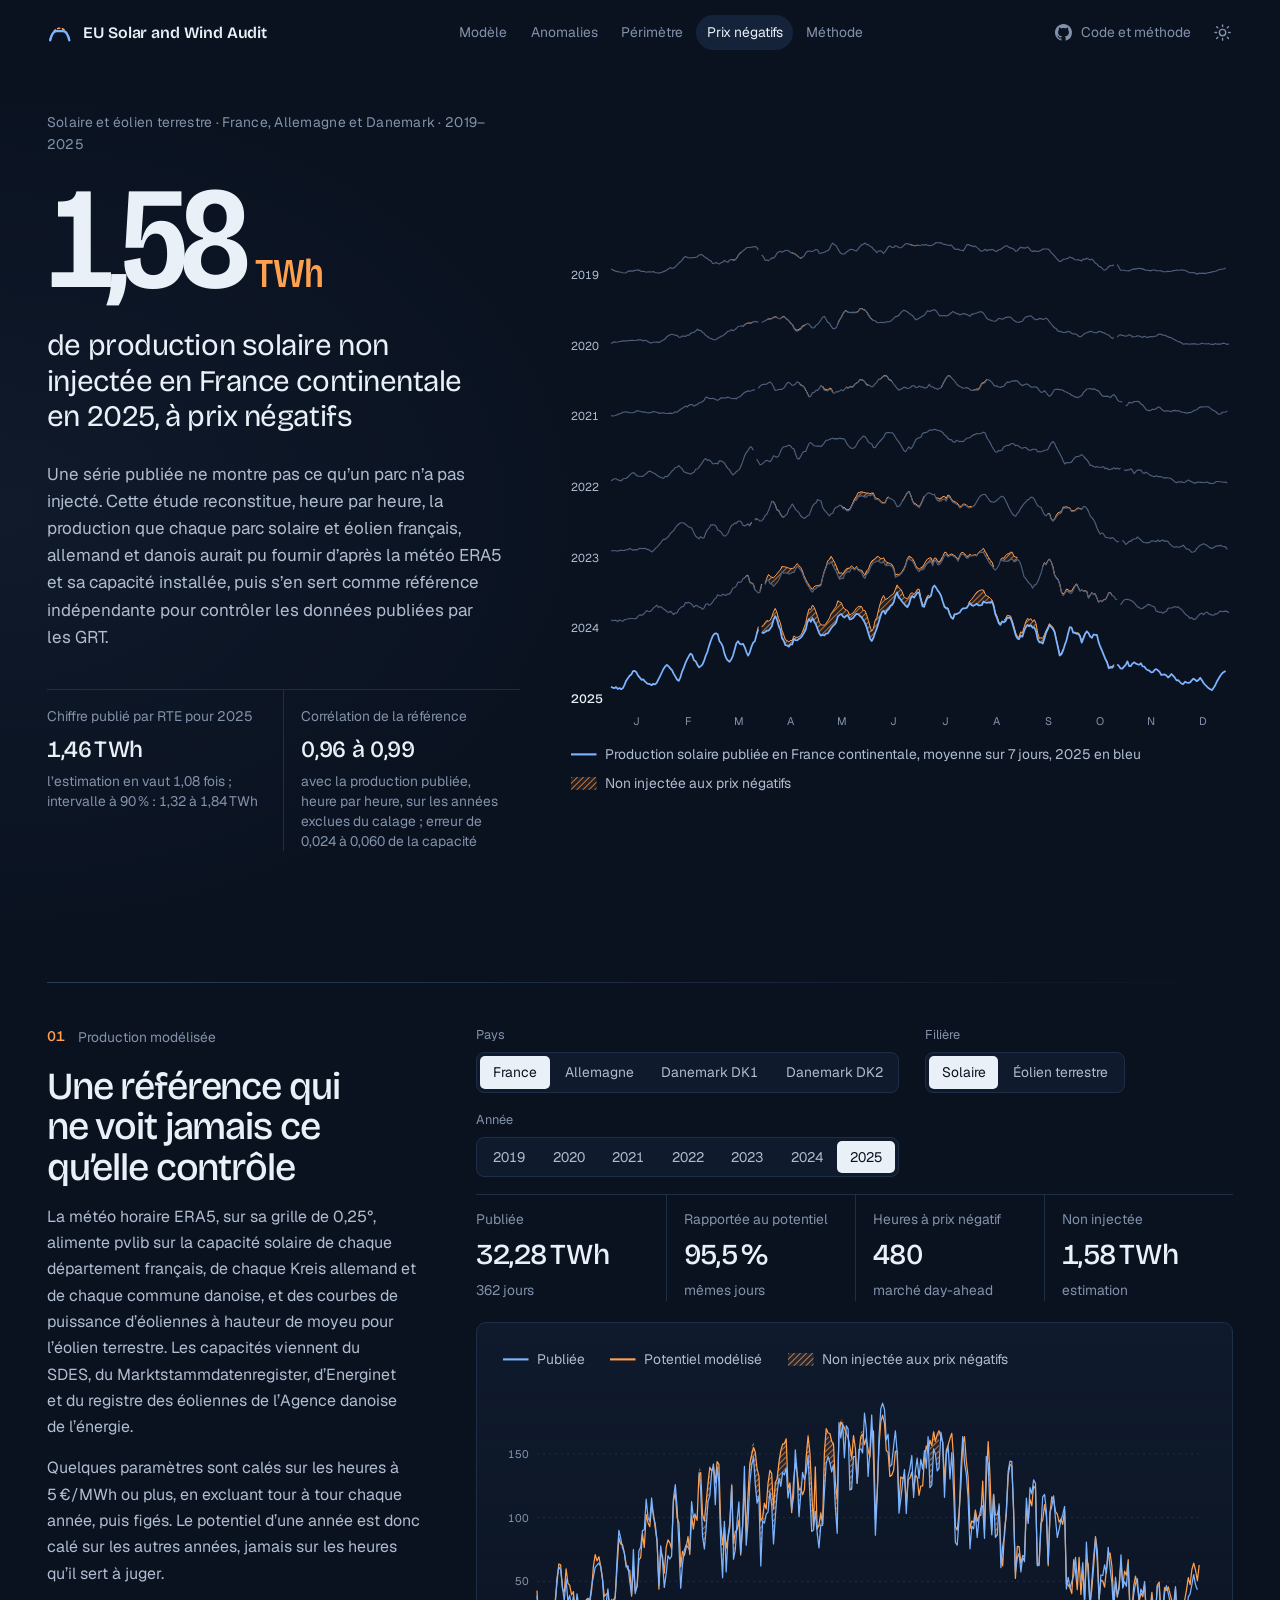
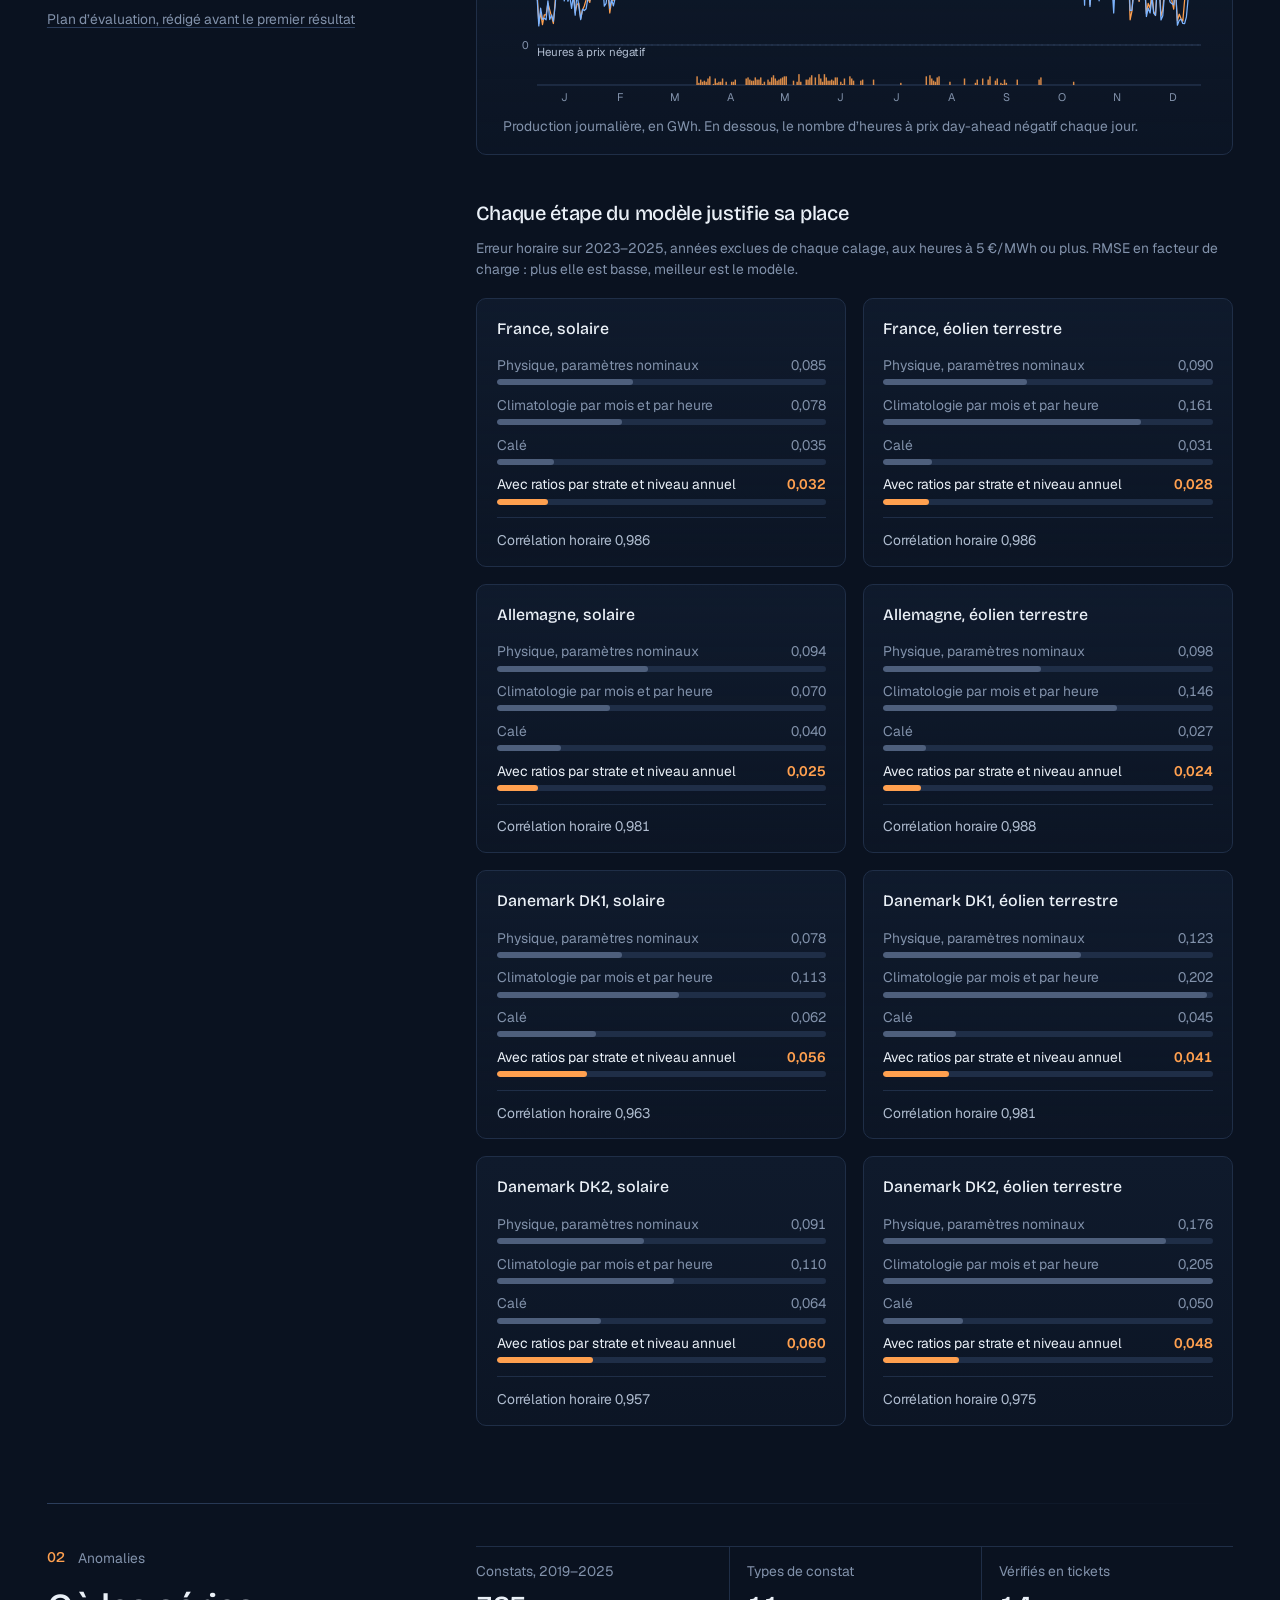
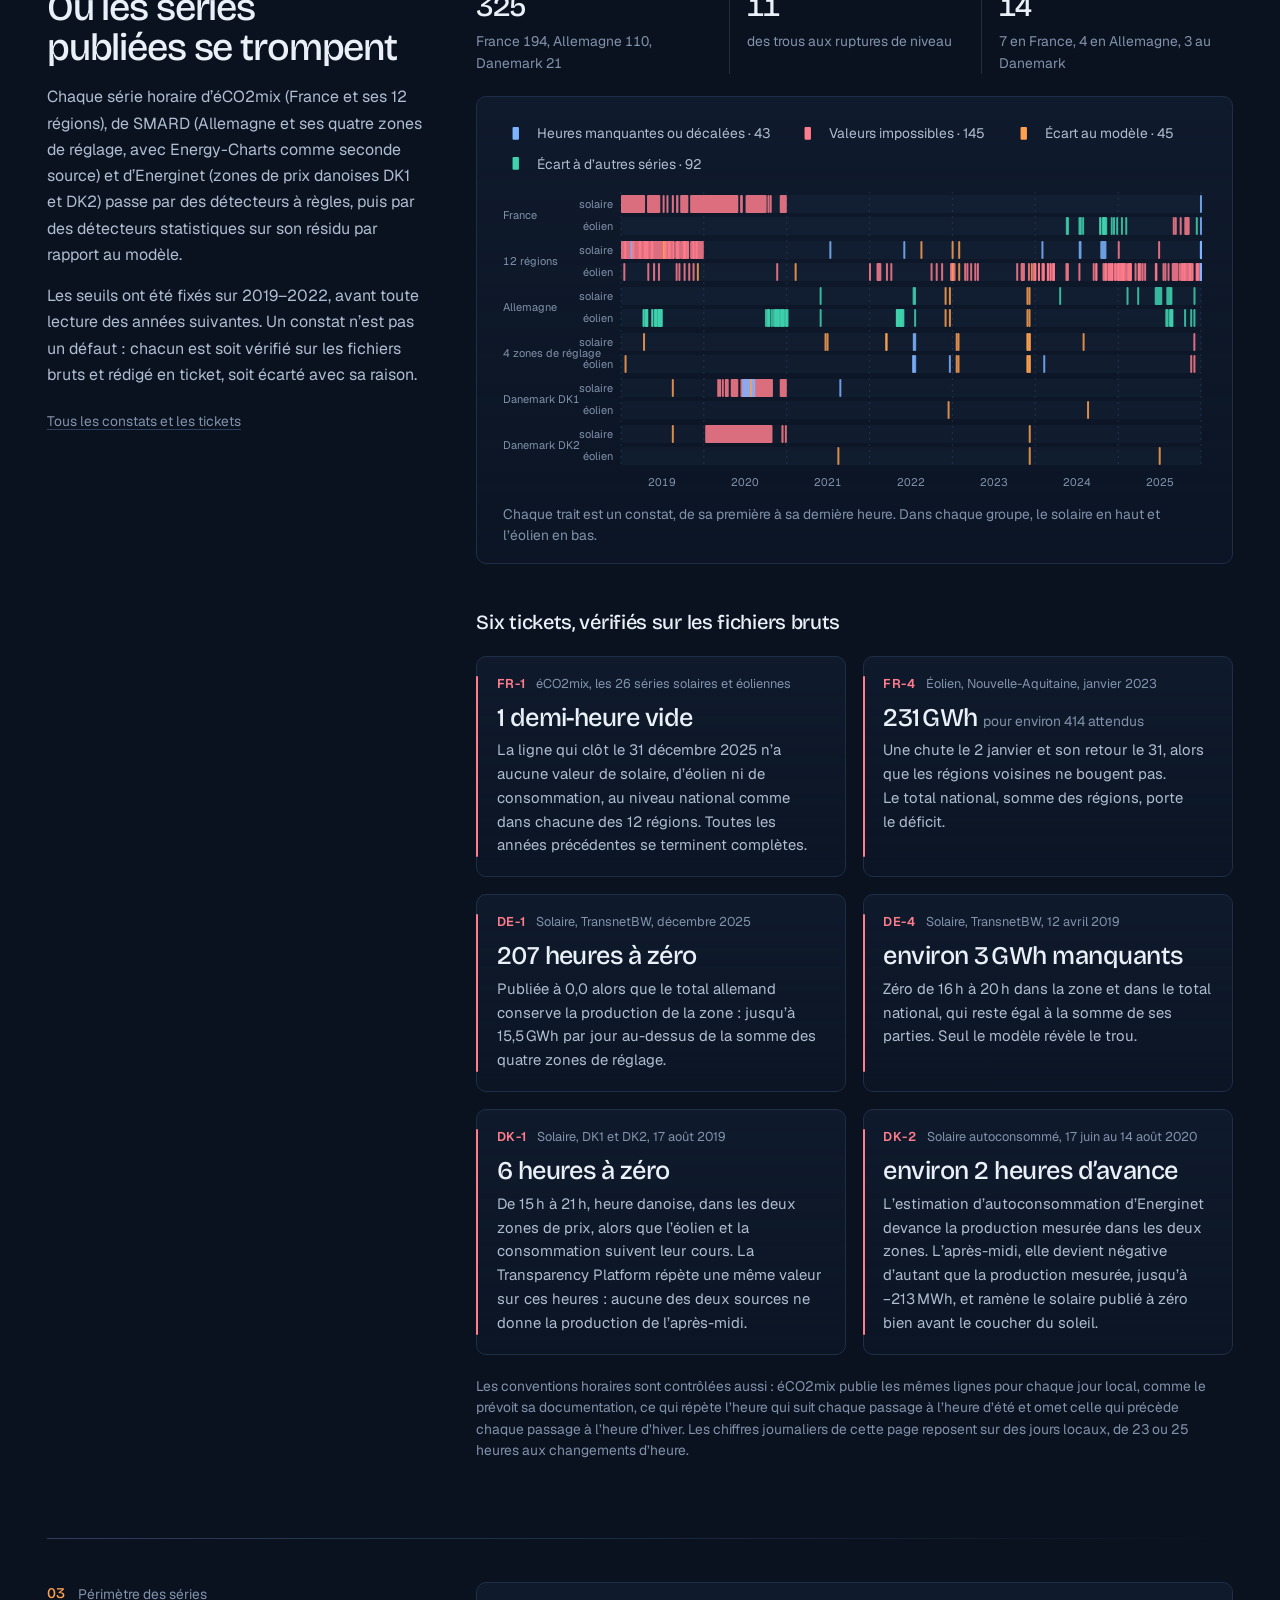
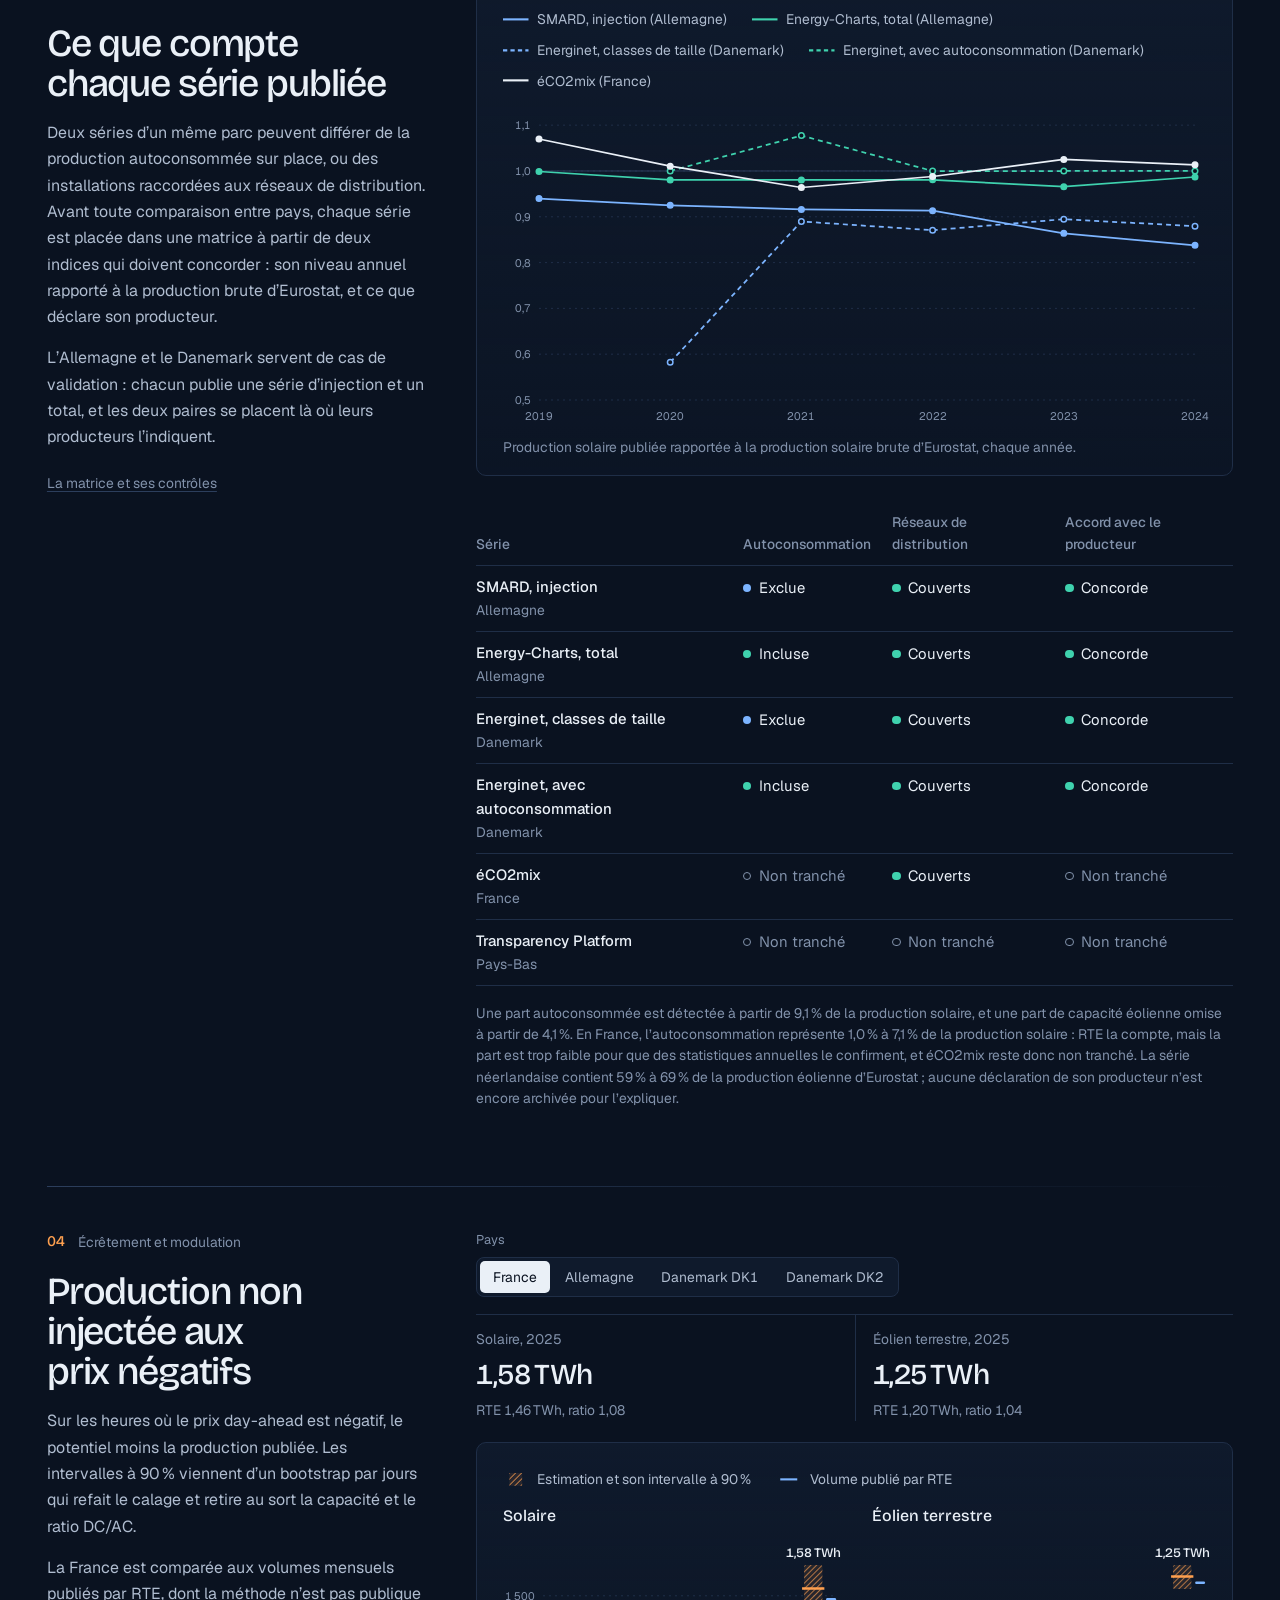
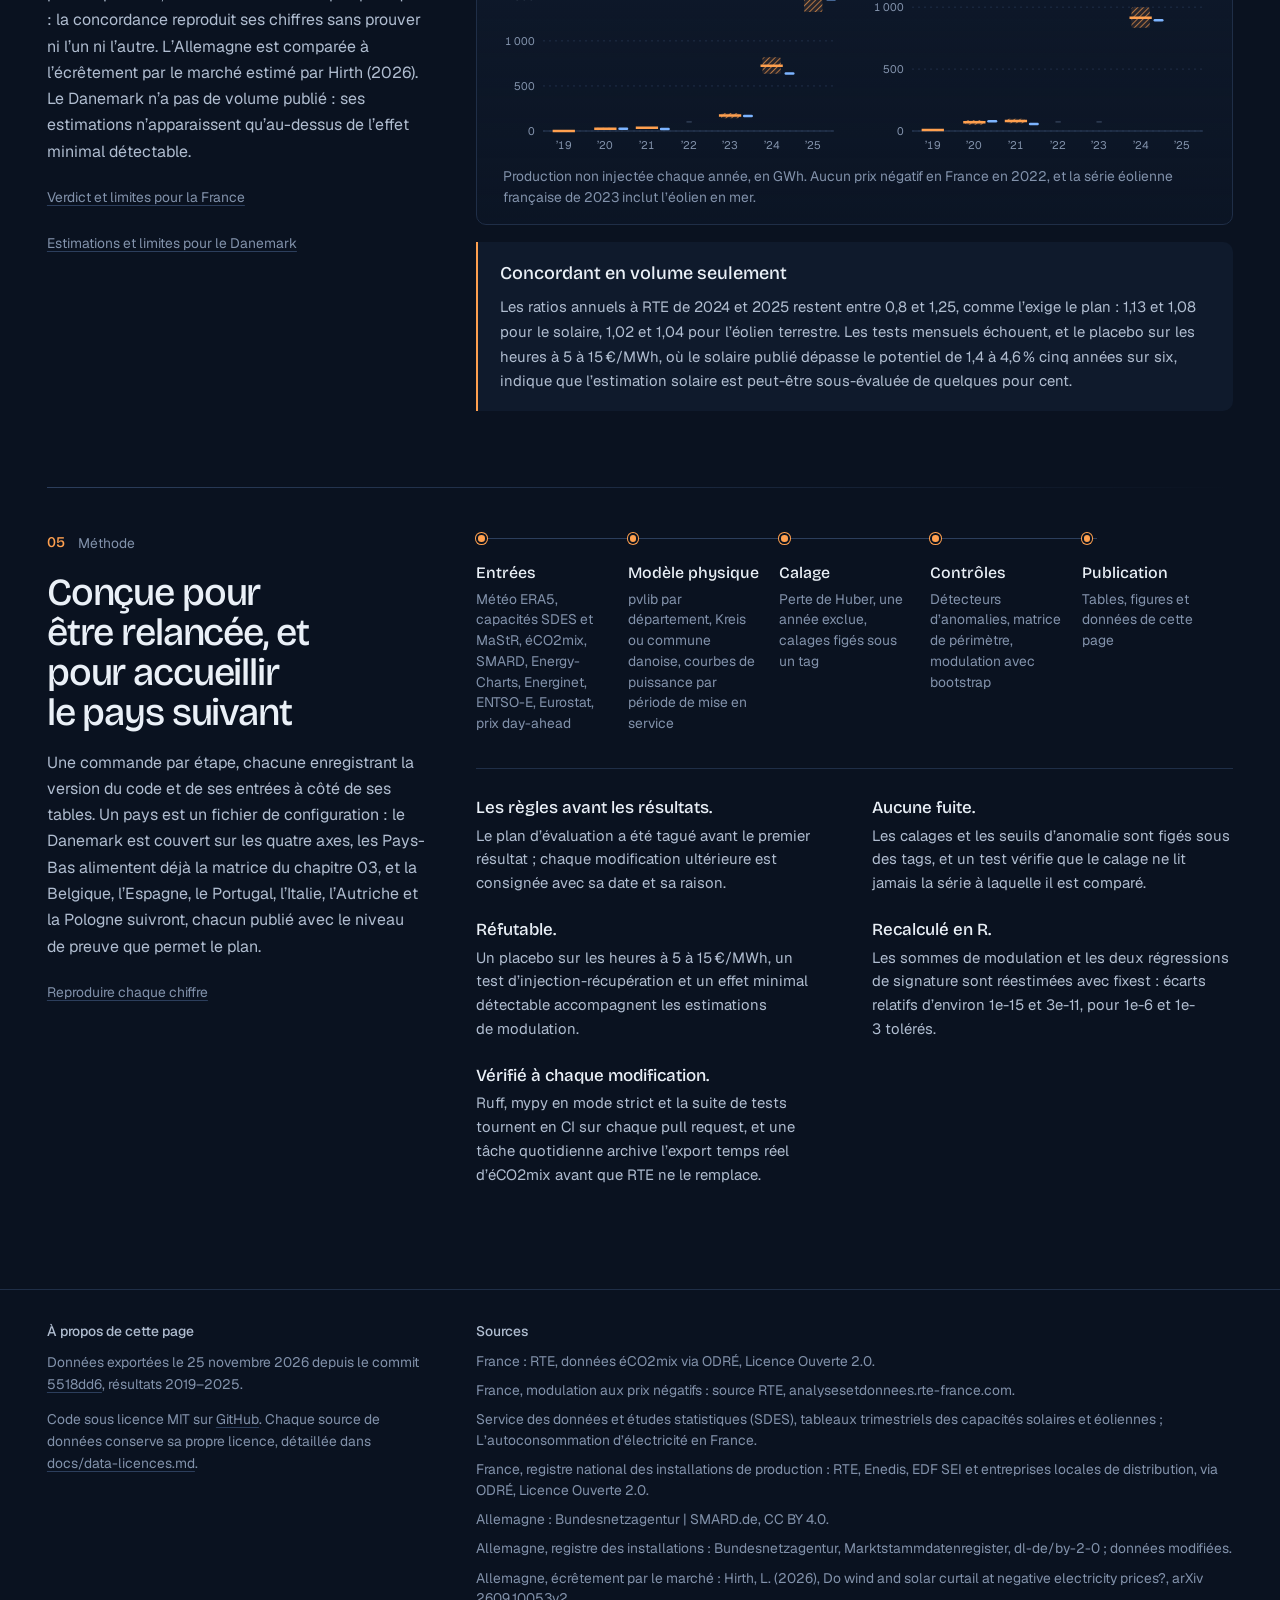
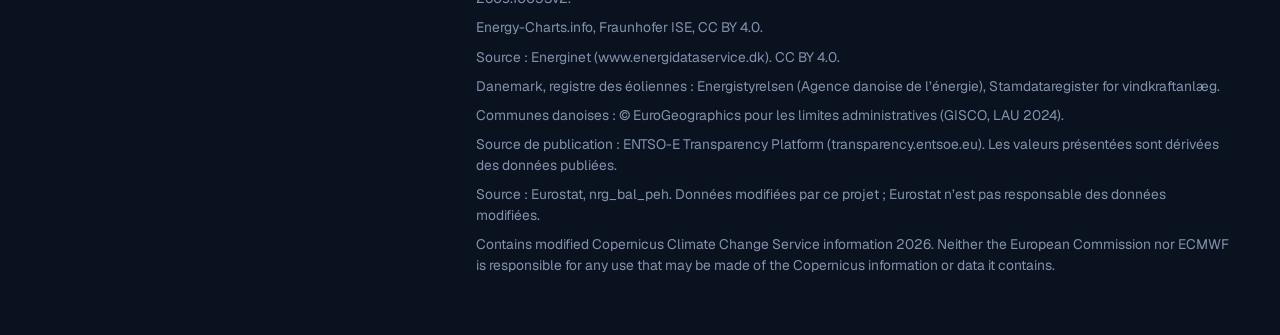
<file: site/index.html>
<!doctype html>
<html lang="fr">
<head>
  <meta charset="utf-8">
  <meta name="viewport" content="width=device-width, initial-scale=1, viewport-fit=cover">
  <title>EU Solar and Wind Audit · séries solaires et éoliennes publiées, contrôlées par un modèle météo</title>
  <meta name="description" content="Une référence horaire, construite à partir de la météo, pour la production solaire et éolienne en France, en Allemagne et au Danemark de 2019 à 2025, qui sert à contrôler les séries publiées : qualité du modèle, anomalies, périmètre des séries et production non injectée aux prix négatifs.">
  <meta name="theme-color" content="#0a1220">
  <script>
    // Applied before the first paint so a reader who chose daylight never sees the night.
    try {
      if (localStorage.getItem("theme") === "light") {
        document.documentElement.dataset.theme = "light";
        document.querySelector('meta[name="theme-color"]').content = "#f6f7f9";
      }
    } catch {}
  </script>
  <link rel="preload" href="fonts/bricolage-grotesque.woff2" as="font" type="font/woff2" crossorigin>
  <link rel="preload" href="fonts/geist.woff2" as="font" type="font/woff2" crossorigin>
  <link rel="stylesheet" href="style.css">
  <script type="module" src="js/main.js"></script>
</head>
<body>
  <!-- Shared by the charts and the legend keys; its colours come from the stylesheet. -->
  <svg width="0" height="0" aria-hidden="true" style="position: absolute">
    <defs>
      <pattern id="hatch" width="4" height="4" patternUnits="userSpaceOnUse" patternTransform="rotate(45)">
        <rect width="4" height="4"/>
        <line x1="0" y1="0" x2="0" y2="4"/>
      </pattern>
    </defs>
  </svg>

  <header class="masthead" id="masthead">
    <div class="masthead-inner">
      <a class="brand" href="#top">
        <svg class="brand-mark" viewBox="0 0 24 24" aria-hidden="true">
          <path class="model" d="M3 19C6 4 18 4 21 19"/>
          <path class="published" d="M3 19c1.5-6 3.5-8.5 6-8.5h6c2.5 0 4.5 2.5 6 8.5"/>
        </svg>
        <span>EU Solar and Wind Audit</span>
      </a>
      <nav aria-label="Chapitres">
        <ul>
          <li><a href="#model">Modèle</a></li>
          <li><a href="#anomalies">Anomalies</a></li>
          <li><a href="#content">Périmètre</a></li>
          <li><a href="#modulation">Prix négatifs</a></li>
          <li><a href="#method">Méthode</a></li>
        </ul>
      </nav>
      <div class="masthead-tools">
        <a class="repo-link" href="https://github.com/zkyasin/eu-solar-wind-audit">
          <svg viewBox="0 0 16 16" aria-hidden="true"><path d="M8 0C3.58 0 0 3.58 0 8c0 3.54 2.29 6.53 5.47 7.59.4.07.55-.17.55-.38 0-.19-.01-.82-.01-1.49-2.01.37-2.53-.49-2.69-.94-.09-.23-.48-.94-.82-1.13-.28-.15-.68-.52-.01-.53.63-.01 1.08.58 1.23.82.72 1.21 1.87.87 2.33.66.07-.52.28-.87.51-1.07-1.78-.2-3.64-.89-3.64-3.95 0-.87.31-1.59.82-2.15-.08-.2-.36-1.02.08-2.12 0 0 .67-.21 2.2.82.64-.18 1.32-.27 2-.27s1.36.09 2 .27c1.53-1.04 2.2-.82 2.2-.82.44 1.1.16 1.92.08 2.12.51.56.82 1.27.82 2.15 0 3.07-1.87 3.75-3.65 3.95.29.25.54.73.54 1.48 0 1.07-.01 1.93-.01 2.2 0 .21.15.46.55.38A8.01 8.01 0 0 0 16 8c0-4.42-3.58-8-8-8Z"/></svg>
          <span>Code et méthode</span>
        </a>
        <button type="button" class="theme-toggle" id="theme-toggle" aria-label="Passer au thème clair">
          <svg class="sun" viewBox="0 0 24 24" aria-hidden="true"><circle cx="12" cy="12" r="4"/><path d="M12 2.5v2M12 19.5v2M4.6 4.6 6 6M18 18l1.4 1.4M2.5 12h2M19.5 12h2M4.6 19.4 6 18M18 6l1.4-1.4"/></svg>
          <svg class="moon" viewBox="0 0 24 24" aria-hidden="true"><path d="M20 14.5A8 8 0 0 1 9.5 4a8 8 0 1 0 10.5 10.5Z"/></svg>
        </button>
      </div>
    </div>
  </header>

  <main id="top">
    <section class="hero" aria-labelledby="headline">
      <div>
        <p class="kicker">Solaire et éolien terrestre · France, Allemagne et Danemark · 2019–2025</p>
        <h1 id="headline">
          <span class="headline-figure"><span class="figure" id="hero-figure">1,58</span><span class="unit">TWh</span></span>
          <span class="headline-period">de production solaire non injectée en France continentale en 2025, à prix négatifs</span>
        </h1>
        <p class="lead">Une série publiée ne montre pas ce qu’un parc n’a pas injecté. Cette étude reconstitue, heure par heure, la production que chaque parc solaire et éolien français, allemand et danois aurait pu fournir d’après la météo ERA5 et sa capacité installée, puis s’en sert comme référence indépendante pour contrôler les données publiées par les GRT.</p>
        <dl class="facts">
          <div>
            <dt>Chiffre publié par RTE pour 2025</dt>
            <dd><span id="hero-reference">1,46&#8239;TWh</span><small id="hero-reference-note"></small></dd>
          </div>
          <div>
            <dt>Corrélation de la référence</dt>
            <dd><span id="hero-correlation">0,98 à 0,99</span><small id="hero-correlation-note"></small></dd>
          </div>
        </dl>
      </div>
      <figure class="ridges">
        <div class="plot" id="ridges-plot"></div>
        <figcaption>
          <ul class="legend">
            <li><svg class="key" viewBox="0 0 24 12" aria-hidden="true"><line class="published" x1="0" y1="6" x2="24" y2="6"/></svg>Production solaire publiée en France continentale, moyenne sur 7 jours, 2025 en bleu</li>
            <li><svg class="key" viewBox="0 0 24 12" aria-hidden="true"><rect class="held" x="0" y="0" width="24" height="12"/></svg>Non injectée aux prix négatifs</li>
          </ul>
        </figcaption>
      </figure>
    </section>

    <section class="chapter" id="model" aria-labelledby="model-title">
      <div class="chapter-head">
        <p class="chapter-number">01 <span>Production modélisée</span></p>
        <h2 id="model-title">Une référence qui ne voit jamais ce qu’elle contrôle</h2>
        <p class="intro">La météo horaire ERA5, sur sa grille de 0,25°, alimente pvlib sur la capacité solaire de chaque département français, de chaque Kreis allemand et de chaque commune danoise, et des courbes de puissance d’éoliennes à hauteur de moyeu pour l’éolien terrestre. Les capacités viennent du SDES, du Marktstammdatenregister, d’Energinet et du registre des éoliennes de l’Agence danoise de l’énergie.</p>
        <p class="intro">Quelques paramètres sont calés sur les heures à 5&#8239;€/MWh ou plus, en excluant tour à tour chaque année, puis figés. Le potentiel d’une année est donc calé sur les autres années, jamais sur les heures qu’il sert à juger.</p>
        <a class="more" href="https://github.com/zkyasin/eu-solar-wind-audit/blob/main/docs/evaluation-plan.md">Plan d’évaluation, rédigé avant le premier résultat</a>
      </div>
      <div class="chapter-body">
        <div class="controls" id="model-controls">
          <fieldset class="choice">
            <legend>Pays</legend>
            <div class="options" data-name="country"></div>
          </fieldset>
          <fieldset class="choice">
            <legend>Filière</legend>
            <div class="options" data-name="technology"></div>
          </fieldset>
          <fieldset class="choice">
            <legend>Année</legend>
            <div class="options" data-name="year"></div>
          </fieldset>
        </div>
        <dl class="readout" id="model-readout"></dl>
        <figure class="chart">
          <ul class="legend">
            <li><svg class="key" viewBox="0 0 24 12" aria-hidden="true"><line class="published" x1="0" y1="6" x2="24" y2="6"/></svg>Publiée</li>
            <li><svg class="key" viewBox="0 0 24 12" aria-hidden="true"><line class="model" x1="0" y1="6" x2="24" y2="6"/></svg>Potentiel modélisé</li>
            <li><svg class="key" viewBox="0 0 24 12" aria-hidden="true"><rect class="held" x="0" y="0" width="24" height="12"/></svg>Non injectée aux prix négatifs</li>
          </ul>
          <div class="plot" id="model-plot"></div>
          <figcaption id="model-caption">Production journalière, en GWh. En dessous, le nombre d’heures à prix day-ahead négatif chaque jour.</figcaption>
        </figure>

        <h3>Chaque étape du modèle justifie sa place</h3>
        <p class="note">Erreur horaire sur 2023–2025, années exclues de chaque calage, aux heures à 5&#8239;€/MWh ou plus. RMSE en facteur de charge : plus elle est basse, meilleur est le modèle.</p>
        <div class="ladder" id="model-ladder"></div>
      </div>
    </section>

    <section class="chapter" id="anomalies" aria-labelledby="anomalies-title">
      <div class="chapter-head">
        <p class="chapter-number">02 <span>Anomalies</span></p>
        <h2 id="anomalies-title">Où les séries publiées se trompent</h2>
        <p class="intro">Chaque série horaire d’éCO2mix (France et ses 12 régions), de SMARD (Allemagne et ses quatre zones de réglage, avec Energy-Charts comme seconde source) et d’Energinet (zones de prix danoises DK1 et DK2) passe par des détecteurs à règles, puis par des détecteurs statistiques sur son résidu par rapport au modèle.</p>
        <p class="intro">Les seuils ont été fixés sur 2019–2022, avant toute lecture des années suivantes. Un constat n’est pas un défaut : chacun est soit vérifié sur les fichiers bruts et rédigé en ticket, soit écarté avec sa raison.</p>
        <a class="more" href="https://github.com/zkyasin/eu-solar-wind-audit/blob/main/docs/anomalies-2019-2025.md">Tous les constats et les tickets</a>
      </div>
      <div class="chapter-body">
        <dl class="readout" id="anomaly-readout"></dl>
        <figure class="chart">
          <ul class="legend" id="anomaly-legend"></ul>
          <div class="plot" id="anomaly-plot"></div>
          <figcaption>Chaque trait est un constat, de sa première à sa dernière heure. Dans chaque groupe, le solaire en haut et l’éolien en bas.</figcaption>
        </figure>

        <h3>Six tickets, vérifiés sur les fichiers bruts</h3>
        <div class="tickets">
          <article class="ticket">
            <p class="ticket-id">FR-1 <span>éCO2mix, les 26 séries solaires et éoliennes</span></p>
            <p class="ticket-figure">1 demi-heure vide</p>
            <p>La ligne qui clôt le 31 décembre 2025 n’a aucune valeur de solaire, d’éolien ni de consommation, au niveau national comme dans chacune des 12 régions. Toutes les années précédentes se terminent complètes.</p>
          </article>
          <article class="ticket">
            <p class="ticket-id">FR-4 <span>Éolien, Nouvelle-Aquitaine, janvier 2023</span></p>
            <p class="ticket-figure">231&#8239;GWh <small>pour environ 414 attendus</small></p>
            <p>Une chute le 2 janvier et son retour le 31, alors que les régions voisines ne bougent pas. Le total national, somme des régions, porte le déficit.</p>
          </article>
          <article class="ticket">
            <p class="ticket-id">DE-1 <span>Solaire, TransnetBW, décembre 2025</span></p>
            <p class="ticket-figure">207 heures à zéro</p>
            <p>Publiée à 0,0 alors que le total allemand conserve la production de la zone : jusqu’à 15,5&#8239;GWh par jour au-dessus de la somme des quatre zones de réglage.</p>
          </article>
          <article class="ticket">
            <p class="ticket-id">DE-4 <span>Solaire, TransnetBW, 12 avril 2019</span></p>
            <p class="ticket-figure">environ 3&#8239;GWh manquants</p>
            <p>Zéro de 16&#8239;h à 20&#8239;h dans la zone et dans le total national, qui reste égal à la somme de ses parties. Seul le modèle révèle le trou.</p>
          </article>
          <article class="ticket">
            <p class="ticket-id">DK-1 <span>Solaire, DK1 et DK2, 17 août 2019</span></p>
            <p class="ticket-figure">6 heures à zéro</p>
            <p>De 15&#8239;h à 21&#8239;h, heure danoise, dans les deux zones de prix, alors que l’éolien et la consommation suivent leur cours. La Transparency Platform répète une même valeur sur ces heures : aucune des deux sources ne donne la production de l’après-midi.</p>
          </article>
          <article class="ticket">
            <p class="ticket-id">DK-2 <span>Solaire autoconsommé, 17 juin au 14 août 2020</span></p>
            <p class="ticket-figure">environ 2 heures d’avance</p>
            <p>L’estimation d’autoconsommation d’Energinet devance la production mesurée dans les deux zones. L’après-midi, elle devient négative d’autant que la production mesurée, jusqu’à −213&#8239;MWh, et ramène le solaire publié à zéro bien avant le coucher du soleil.</p>
          </article>
        </div>
        <p class="note">Les conventions horaires sont contrôlées aussi : éCO2mix publie les mêmes lignes pour chaque jour local, comme le prévoit sa documentation, ce qui répète l’heure qui suit chaque passage à l’heure d’été et omet celle qui précède chaque passage à l’heure d’hiver. Les chiffres journaliers de cette page reposent sur des jours locaux, de 23 ou 25 heures aux changements d’heure.</p>
      </div>
    </section>

    <section class="chapter" id="content" aria-labelledby="content-title">
      <div class="chapter-head">
        <p class="chapter-number">03 <span>Périmètre des séries</span></p>
        <h2 id="content-title">Ce que compte chaque série publiée</h2>
        <p class="intro">Deux séries d’un même parc peuvent différer de la production autoconsommée sur place, ou des installations raccordées aux réseaux de distribution. Avant toute comparaison entre pays, chaque série est placée dans une matrice à partir de deux indices qui doivent concorder : son niveau annuel rapporté à la production brute d’Eurostat, et ce que déclare son producteur.</p>
        <p class="intro">L’Allemagne et le Danemark servent de cas de validation : chacun publie une série d’injection et un total, et les deux paires se placent là où leurs producteurs l’indiquent.</p>
        <a class="more" href="https://github.com/zkyasin/eu-solar-wind-audit/blob/main/docs/perimeter-2019-2024.md">La matrice et ses contrôles</a>
      </div>
      <div class="chapter-body">
        <figure class="chart">
          <ul class="legend" id="content-legend"></ul>
          <div class="plot" id="content-plot"></div>
          <figcaption id="content-caption">Production solaire publiée rapportée à la production solaire brute d’Eurostat, chaque année.</figcaption>
        </figure>
        <div class="table-scroll">
          <table id="matrix">
            <thead>
              <tr>
                <th scope="col">Série</th>
                <th scope="col">Autoconsommation</th>
                <th scope="col">Réseaux de distribution</th>
                <th scope="col">Accord avec le producteur</th>
              </tr>
            </thead>
            <tbody></tbody>
          </table>
        </div>
        <p class="note" id="matrix-note"></p>
      </div>
    </section>

    <section class="chapter" id="modulation" aria-labelledby="modulation-title">
      <div class="chapter-head">
        <p class="chapter-number">04 <span>Écrêtement et modulation</span></p>
        <h2 id="modulation-title">Production non injectée aux prix négatifs</h2>
        <p class="intro">Sur les heures où le prix day-ahead est négatif, le potentiel moins la production publiée. Les intervalles à 90&#8239;% viennent d’un bootstrap par jours qui refait le calage et retire au sort la capacité et le ratio DC/AC.</p>
        <p class="intro">La France est comparée aux volumes mensuels publiés par RTE, dont la méthode n’est pas publique : la concordance reproduit ses chiffres sans prouver ni l’un ni l’autre. L’Allemagne est comparée à l’écrêtement par le marché estimé par Hirth (2026). Le Danemark n’a pas de volume publié : ses estimations n’apparaissent qu’au-dessus de l’effet minimal détectable.</p>
        <a class="more" href="https://github.com/zkyasin/eu-solar-wind-audit/blob/main/docs/modulation-france.md">Verdict et limites pour la France</a>
        <a class="more" href="https://github.com/zkyasin/eu-solar-wind-audit/blob/main/docs/modulation-denmark.md">Estimations et limites pour le Danemark</a>
      </div>
      <div class="chapter-body">
        <div class="controls">
          <fieldset class="choice">
            <legend>Pays</legend>
            <div class="options" data-name="modulation-country"></div>
          </fieldset>
        </div>
        <dl class="readout" id="modulation-readout"></dl>
        <figure class="chart">
          <ul class="legend">
            <li><svg class="key" viewBox="0 0 24 12" aria-hidden="true"><rect class="held" x="6" y="0" width="12" height="12"/></svg>Estimation et son intervalle à 90&#8239;%</li>
            <li><svg class="key" viewBox="0 0 24 12" aria-hidden="true"><line class="published" x1="4" y1="6" x2="20" y2="6"/></svg><span id="modulation-reference-key">Volume publié par RTE</span></li>
          </ul>
          <div class="multiples" id="modulation-plots"></div>
          <figcaption id="modulation-caption">Production non injectée chaque année, en GWh.</figcaption>
        </figure>
        <div class="verdict" id="modulation-verdict"></div>
      </div>
    </section>

    <section class="chapter" id="method" aria-labelledby="method-title">
      <div class="chapter-head">
        <p class="chapter-number">05 <span>Méthode</span></p>
        <h2 id="method-title">Conçue pour être relancée, et pour accueillir le pays suivant</h2>
        <p class="intro">Une commande par étape, chacune enregistrant la version du code et de ses entrées à côté de ses tables. Un pays est un fichier de configuration : le Danemark est couvert sur les quatre axes, les Pays-Bas alimentent déjà la matrice du chapitre 03, et la Belgique, l’Espagne, le Portugal, l’Italie, l’Autriche et la Pologne suivront, chacun publié avec le niveau de preuve que permet le plan.</p>
        <a class="more" href="https://github.com/zkyasin/eu-solar-wind-audit#reproduce">Reproduire chaque chiffre</a>
      </div>
      <div class="chapter-body">
        <ol class="pipeline">
          <li><span>Entrées</span>Météo ERA5, capacités SDES et MaStR, éCO2mix, SMARD, Energy-Charts, Energinet, ENTSO-E, Eurostat, prix day-ahead</li>
          <li><span>Modèle physique</span>pvlib par département, Kreis ou commune danoise, courbes de puissance par période de mise en service</li>
          <li><span>Calage</span>Perte de Huber, une année exclue, calages figés sous un tag</li>
          <li><span>Contrôles</span>Détecteurs d’anomalies, matrice de périmètre, modulation avec bootstrap</li>
          <li><span>Publication</span>Tables, figures et données de cette page</li>
        </ol>
        <ul class="guarantees">
          <li><strong>Les règles avant les résultats.</strong> Le plan d’évaluation a été tagué avant le premier résultat ; chaque modification ultérieure est consignée avec sa date et sa raison.</li>
          <li><strong>Aucune fuite.</strong> Les calages et les seuils d’anomalie sont figés sous des tags, et un test vérifie que le calage ne lit jamais la série à laquelle il est comparé.</li>
          <li><strong>Réfutable.</strong> Un placebo sur les heures à 5 à 15&#8239;€/MWh, un test d’injection-récupération et un effet minimal détectable accompagnent les estimations de modulation.</li>
          <li><strong>Recalculé en R.</strong> Les sommes de modulation et les deux régressions de signature sont réestimées avec fixest : écarts relatifs d’environ 1e-15 et 3e-11, pour 1e-6 et 1e-3 tolérés.</li>
          <li><strong>Vérifié à chaque modification.</strong> Ruff, mypy en mode strict et la suite de tests tournent en CI sur chaque pull request, et une tâche quotidienne archive l’export temps réel d’éCO2mix avant que RTE ne le remplace.</li>
        </ul>
      </div>
    </section>
  </main>

  <footer class="colophon">
    <div class="colophon-inner">
      <div>
        <h2>À propos de cette page</h2>
        <p id="meta">Données exportées depuis les résultats 2019–2025.</p>
        <p>Code sous licence MIT sur <a href="https://github.com/zkyasin/eu-solar-wind-audit">GitHub</a>. Chaque source de données conserve sa propre licence, détaillée dans <a href="https://github.com/zkyasin/eu-solar-wind-audit/blob/main/docs/data-licences.md">docs/data-licences.md</a>.</p>
      </div>
      <div>
        <h2>Sources</h2>
        <ul class="sources">
          <li>France : RTE, données éCO2mix via ODRÉ, Licence Ouverte 2.0.</li>
          <li>France, modulation aux prix négatifs : source RTE, analysesetdonnees.rte-france.com.</li>
          <li>Service des données et études statistiques (SDES), tableaux trimestriels des capacités solaires et éoliennes ; L’autoconsommation d’électricité en France.</li>
          <li>France, registre national des installations de production : RTE, Enedis, EDF SEI et entreprises locales de distribution, via ODRÉ, Licence Ouverte 2.0.</li>
          <li>Allemagne : Bundesnetzagentur | SMARD.de, CC BY 4.0.</li>
          <li>Allemagne, registre des installations : Bundesnetzagentur, Marktstammdatenregister, dl-de/by-2-0 ; données modifiées.</li>
          <li>Allemagne, écrêtement par le marché : Hirth, L. (2026), <span lang="en">Do wind and solar curtail at negative electricity prices?</span>, arXiv 2609.10053v2.</li>
          <li>Energy-Charts.info, Fraunhofer ISE, CC BY 4.0.</li>
          <li>Source : Energinet (www.energidataservice.dk). CC BY 4.0.</li>
          <li>Danemark, registre des éoliennes : Energistyrelsen (Agence danoise de l’énergie), Stamdataregister for vindkraftanlæg.</li>
          <li>Communes danoises : © EuroGeographics pour les limites administratives (GISCO, LAU 2024).</li>
          <li>Source de publication : ENTSO-E Transparency Platform (transparency.entsoe.eu). Les valeurs présentées sont dérivées des données publiées.</li>
          <li>Source : Eurostat, nrg_bal_peh. Données modifiées par ce projet ; Eurostat n’est pas responsable des données modifiées.</li>
          <li lang="en">Contains modified Copernicus Climate Change Service information 2026. Neither the European Commission nor ECMWF is responsible for any use that may be made of the Copernicus information or data it contains.</li>
        </ul>
      </div>
    </div>
  </footer>
</body>
</html>
</file>
<file: site/style.css>
/*
 * Night instrument: a night blue paper, quiet axes, and a few lights for the data.
 * Cool blue is what operators publish, amber is what the weather model says the fleet could
 * produce. Tokens are described in docs/site-design.md; the charts read them from here.
 */

@font-face {
  font-family: "Bricolage Grotesque";
  font-style: normal;
  font-weight: 200 800;
  font-stretch: 75% 100%;
  font-display: swap;
  src: url("fonts/bricolage-grotesque.woff2") format("woff2");
  unicode-range:
    U+0000-00FF, U+0131, U+0152-0153, U+02BB-02BC, U+02C6, U+02DA, U+02DC, U+0304,
    U+0308, U+0329, U+2000-206F, U+20AC, U+2122, U+2191, U+2193, U+2212, U+2215, U+FEFF, U+FFFD;
}

@font-face {
  font-family: Geist;
  font-style: normal;
  font-weight: 100 900;
  font-display: swap;
  src: url("fonts/geist.woff2") format("woff2");
  unicode-range:
    U+0000-00FF, U+0131, U+0152-0153, U+02BB-02BC, U+02C6, U+02DA, U+02DC, U+0304,
    U+0308, U+0329, U+2000-206F, U+20AC, U+2122, U+2191, U+2193, U+2212, U+2215, U+FEFF, U+FFFD;
}

:root {
  color-scheme: dark;
  --paper: #0a1220;
  --surface: #0f1a2c;
  --raised: #15233a;
  --rule: #1f2e47;
  --rule-strong: #2c3e5c;
  --ink: #eaf0f7;
  --ink-2: #b0bdd0;
  --muted: #8292ab;
  --dim: #4e5f7c;
  --published: #7cb4ff;
  --model: #ffa04f;
  --third: #3fd2ae;
  --flag: #ff7d8c;
  --shadow: rgb(0 0 0 / 0.35);
  --glow: 6%;
  --hatch: 0.1;

  --font-display: "Bricolage Grotesque", "Helvetica Neue", Arial, sans-serif;
  --font-ui: Geist, system-ui, sans-serif;

  --ease-out: cubic-bezier(0.23, 1, 0.32, 1);
  --ease-in-out: cubic-bezier(0.77, 0, 0.175, 1);
  --dur-fast: 160ms;
  --dur-draw: 1100ms;

  --gutter: clamp(1.25rem, 0.5rem + 3vw, 3rem);
  --max: 82rem;

  font-family: var(--font-ui);
  font-size: 106.25%;
  line-height: 1.6;
  color: var(--ink);
  background: var(--paper);
  text-size-adjust: 100%;
  -webkit-font-smoothing: antialiased;
  scroll-padding-top: 5rem;
}

@media (prefers-reduced-motion: no-preference) {
  :root {
    scroll-behavior: smooth;
  }
}

*,
*::before,
*::after {
  box-sizing: border-box;
}

/* Daylight: the same roles on white paper, the hues darkened until lines and
   small figures hold their contrast. */
:root[data-theme="light"] {
  color-scheme: light;
  --paper: #f6f7f9;
  --surface: #ffffff;
  --raised: #eaeef4;
  --rule: #dfe4ec;
  --rule-strong: #c5cedb;
  --ink: #0d1726;
  --ink-2: #364459;
  --muted: #5e6b80;
  --dim: #a3aebf;
  --published: #2160c4;
  --model: #c75a06;
  --third: #0b8f71;
  --flag: #c9344d;
  --shadow: rgb(13 23 38 / 0.12);
  --glow: 7%;
  --hatch: 0.14;
}

body {
  margin: 0;
  background:
    radial-gradient(
      60rem 40rem at 85% -10%,
      color-mix(in srgb, var(--model) var(--glow), transparent),
      transparent 70%
    ),
    radial-gradient(
      50rem 36rem at 0% 30rem,
      color-mix(in srgb, var(--published) calc(var(--glow) * 0.8), transparent),
      transparent 70%
    ),
    var(--paper);
  background-repeat: no-repeat;
}

::selection {
  color: var(--paper);
  background: var(--model);
}

a {
  color: inherit;
  text-decoration-color: var(--rule-strong);
  text-decoration-thickness: 1px;
  text-underline-offset: 0.22em;
  transition: text-decoration-color var(--dur-fast) ease;
}

a:hover {
  text-decoration-color: var(--model);
}

:focus-visible {
  outline: 2px solid var(--model);
  outline-offset: 3px;
  border-radius: 2px;
}

code {
  font-family: ui-monospace, "SF Mono", Menlo, monospace;
  font-size: 0.875em;
  color: var(--ink);
}

.sr-only {
  position: absolute;
  width: 1px;
  height: 1px;
  overflow: hidden;
  clip-path: inset(50%);
  white-space: nowrap;
}

/* Masthead: sticky, it takes a background once the page scrolls under it. */

.masthead {
  position: sticky;
  top: 0;
  z-index: 10;
  border-bottom: 1px solid transparent;
  transition:
    background-color 240ms ease,
    border-color 240ms ease;
}

.masthead[data-scrolled] {
  border-bottom-color: var(--rule);
  background: color-mix(in srgb, var(--paper) 84%, transparent);
  backdrop-filter: blur(12px) saturate(140%);
}

.masthead-inner {
  display: grid;
  grid-template-columns: auto 1fr auto;
  align-items: center;
  gap: 0.5rem 2rem;
  max-width: var(--max);
  margin-inline: auto;
  padding: 0.875rem var(--gutter);
}

.brand {
  display: inline-flex;
  align-items: center;
  gap: 0.625rem;
  font-family: var(--font-display);
  font-size: 0.9375rem;
  font-weight: 600;
  letter-spacing: -0.005em;
  text-decoration: none;
  white-space: nowrap;
}

.brand-mark {
  width: 1.5rem;
  height: 1.5rem;
  fill: none;
  stroke-width: 2.25;
  stroke-linecap: round;
}

.brand-mark .published {
  stroke: var(--published);
}

.brand-mark .model {
  stroke: var(--model);
  stroke-width: 1.5;
  stroke-dasharray: 2 2.5;
}

.masthead nav ul {
  display: flex;
  justify-content: center;
  gap: 0.125rem;
  margin: 0;
  padding: 0;
  list-style: none;
}

.masthead nav a {
  display: block;
  padding: 0.375rem 0.625rem;
  border-radius: 999px;
  color: var(--muted);
  font-size: 0.8125rem;
  text-decoration: none;
  white-space: nowrap;
  transition:
    color var(--dur-fast) ease,
    background-color var(--dur-fast) ease;
}

.masthead nav a:hover {
  color: var(--ink);
}

.masthead nav a[aria-current="true"] {
  color: var(--ink);
  background: var(--raised);
}

.masthead-tools {
  display: flex;
  align-items: center;
  gap: 0.75rem;
}

.repo-link {
  display: inline-flex;
  align-items: center;
  gap: 0.5rem;
  color: var(--muted);
  font-size: 0.8125rem;
  text-decoration: none;
  white-space: nowrap;
  transition: color var(--dur-fast) ease;
}

.repo-link:hover {
  color: var(--ink);
}

.repo-link svg {
  width: 1rem;
  height: 1rem;
  fill: currentColor;
}

.theme-toggle {
  display: grid;
  place-items: center;
  width: 2.25rem;
  height: 2.25rem;
  margin: -0.25rem -0.5rem -0.25rem 0;
  padding: 0;
  border: 1px solid transparent;
  border-radius: 999px;
  color: var(--muted);
  background: none;
  cursor: pointer;
  transition:
    color var(--dur-fast) ease,
    background-color var(--dur-fast) ease,
    border-color var(--dur-fast) ease;
}

.theme-toggle:hover {
  color: var(--ink);
  border-color: var(--rule);
  background: var(--raised);
}

.theme-toggle:focus-visible {
  border-radius: 999px;
}

.theme-toggle svg {
  grid-area: 1 / 1;
  width: 1.125rem;
  height: 1.125rem;
  fill: none;
  stroke: currentColor;
  stroke-width: 1.75;
  stroke-linecap: round;
  stroke-linejoin: round;
}

/* The icon names the theme a click brings: the sun by night, the moon by day. */
.theme-toggle .moon,
:root[data-theme="light"] .theme-toggle .sun {
  display: none;
}

:root[data-theme="light"] .theme-toggle .moon {
  display: block;
}

#hatch rect {
  fill: var(--model);
  fill-opacity: var(--hatch);
}

#hatch line {
  stroke: var(--model);
  stroke-width: 1.3;
}

/* Below this width the links scroll on a line of their own. */
@media (max-width: 62rem) {
  .masthead-inner {
    grid-template-columns: 1fr auto;
  }

  .masthead nav {
    grid-column: 1 / -1;
    grid-row: 2;
    margin-inline: calc(-1 * var(--gutter));
    overflow-x: auto;
    scrollbar-width: none;
    mask-image: linear-gradient(90deg, transparent, #000 var(--gutter), #000 85%, transparent);
  }

  .masthead nav ul {
    justify-content: flex-start;
    width: max-content;
    padding-inline: calc(var(--gutter) - 0.625rem);
  }
}

@media (max-width: 34rem) {
  .repo-link span {
    display: none;
  }
}

/* Hero: the headline figure beside every year of French solar output since 2019. */

.hero {
  display: grid;
  grid-template-columns: minmax(0, 5fr) minmax(0, 7fr);
  align-items: center;
  gap: 2rem clamp(2rem, 4vw, 4.5rem);
  max-width: var(--max);
  min-height: min(50rem, calc(100svh - 4rem));
  margin-inline: auto;
  padding: clamp(2rem, 5vh, 4.5rem) var(--gutter) clamp(2.5rem, 6vh, 5rem);
}

.kicker {
  margin: 0 0 1.5rem;
  color: var(--muted);
  font-size: 0.8125rem;
  letter-spacing: 0.02em;
}

h1 {
  margin: 0;
  font-family: var(--font-display);
  font-weight: 400;
}

.headline-figure {
  display: flex;
  align-items: baseline;
  gap: 0.75rem;
  white-space: nowrap;
}

.figure {
  font-size: clamp(4.75rem, 2.5rem + 8vw, 9.25rem);
  font-weight: 560;
  font-stretch: 88%;
  font-variant-numeric: tabular-nums;
  line-height: 0.82;
  letter-spacing: -0.055em;
}

.unit {
  color: var(--model);
  font-size: clamp(1.75rem, 1.2rem + 1.6vw, 2.75rem);
  font-weight: 500;
  font-stretch: 85%;
  letter-spacing: -0.02em;
}

.headline-period {
  display: block;
  max-width: 24ch;
  margin-top: 1.25rem;
  color: var(--ink);
  font-size: clamp(1.375rem, 1rem + 1vw, 1.875rem);
  font-weight: 400;
  line-height: 1.2;
  letter-spacing: -0.015em;
  text-wrap: balance;
}

.lead {
  max-width: 31rem;
  margin: 1.5rem 0 0;
  color: var(--ink-2);
  font-size: 1rem;
  line-height: 1.6;
  text-wrap: pretty;
}

.facts {
  display: grid;
  grid-template-columns: repeat(2, minmax(0, 1fr));
  max-width: 31rem;
  margin: 2.25rem 0 0;
  border-top: 1px solid var(--rule);
}

.facts div {
  padding: 0.875rem 1rem 0 0;
}

.facts div + div {
  padding-left: 1rem;
  border-left: 1px solid var(--rule);
}

.facts dt {
  color: var(--muted);
  font-size: 0.8125rem;
}

.facts dd {
  margin: 0.25rem 0 0;
  font-family: var(--font-display);
  font-size: 1.375rem;
  font-weight: 500;
  font-variant-numeric: tabular-nums;
  letter-spacing: -0.015em;
}

.facts dd small {
  display: block;
  margin-top: 0.125rem;
  color: var(--muted);
  font-family: var(--font-ui);
  font-size: 0.8125rem;
  font-weight: 400;
  line-height: 1.45;
  letter-spacing: 0;
}

.ridges {
  position: relative;
  margin: 0;
}

.ridges .plot {
  height: clamp(22rem, 64vh, 38rem);
}

.ridges figcaption {
  margin-top: 0.75rem;
}

@media (max-width: 60rem) {
  .hero {
    grid-template-columns: minmax(0, 1fr);
    min-height: 0;
  }

  .ridges .plot {
    height: clamp(19rem, 82vw, 28rem);
  }
}

/* Charts. */

.legend {
  display: flex;
  flex-wrap: wrap;
  gap: 0.5rem 1.5rem;
  margin: 0 0 0.75rem;
  padding: 0;
  color: var(--ink-2);
  font-size: 0.8125rem;
  list-style: none;
}

.legend li {
  display: inline-flex;
  align-items: center;
  gap: 0.5rem;
}

.key {
  flex: none;
  width: 1.5rem;
  height: 0.75rem;
  overflow: visible;
}

.key line {
  stroke-width: 2;
}

.key .published {
  stroke: var(--published);
}

.key .model {
  stroke: var(--model);
}

.key .dim {
  stroke: var(--dim);
}

.key .third {
  stroke: var(--third);
}

.key .dashed {
  stroke-dasharray: 3 3;
}

.key .held {
  fill: url(#hatch);
  stroke: none;
}

.key .swatch {
  stroke: none;
}

.chart {
  position: relative;
  margin: 0 0 1rem;
  padding: clamp(0.875rem, 2vw, 1.5rem) clamp(0.75rem, 2vw, 1.5rem) 1rem;
  border: 1px solid var(--rule);
  border-radius: 10px;
  background: linear-gradient(
    180deg,
    var(--surface),
    color-mix(in srgb, var(--surface) 40%, transparent)
  );
}

.chart figcaption,
.ridges figcaption {
  max-width: 44rem;
  margin-top: 0.75rem;
  color: var(--muted);
  font-size: 0.8125rem;
  line-height: 1.5;
}

.plot {
  position: relative;
}

.plot svg {
  display: block;
  overflow: visible;
  font-family: var(--font-ui);
  font-variant-numeric: tabular-nums;
}

.plot .grid line {
  stroke: var(--rule);
  stroke-dasharray: 2 4;
}

.plot .axis text {
  fill: var(--muted);
  font-size: 11px;
}

.plot .axis line,
.plot .baseline {
  stroke: var(--rule-strong);
}

.plot .label {
  fill: var(--ink-2);
  font-size: 11.5px;
}

.plot .label-strong {
  fill: var(--ink);
  font-family: var(--font-display);
  font-size: 13px;
  font-weight: 500;
}

.plot .crosshair {
  stroke: var(--ink-2);
  stroke-opacity: 0.45;
  pointer-events: none;
}

.tip {
  position: absolute;
  top: 0;
  left: 0;
  z-index: 2;
  margin: 0;
  padding: 0.5rem 0.75rem;
  border: 1px solid var(--rule-strong);
  border-radius: 6px;
  background: color-mix(in srgb, var(--surface) 95%, transparent);
  font-size: 0.8125rem;
  font-variant-numeric: tabular-nums;
  line-height: 1.5;
  white-space: nowrap;
  pointer-events: none;
  box-shadow: 0 8px 24px var(--shadow);
}

.tip[hidden] {
  display: none;
}

.tip strong {
  display: block;
  font-family: var(--font-display);
  font-size: 0.875rem;
  font-weight: 600;
}

.tip span {
  display: block;
  color: var(--ink-2);
}

.tip i {
  display: inline-block;
  width: 0.5rem;
  height: 0.5rem;
  margin-right: 0.375rem;
  border-radius: 50%;
  font-style: normal;
}

/* Marks are wiped in from the left the first time a chart scrolls into view: see js/plot.js. */
@media (prefers-reduced-motion: no-preference) {
  .plot[data-draw="pending"] .marks {
    clip-path: inset(-12px 100% -12px -12px);
  }

  .plot[data-draw="running"] .marks {
    animation: wipe var(--dur-draw) var(--ease-in-out) both;
  }
}

@keyframes wipe {
  from {
    clip-path: inset(-12px 100% -12px -12px);
  }
  to {
    clip-path: inset(-12px -12px -12px -12px);
  }
}

/* Colophon: method links, sources and licences. */

.colophon {
  margin-top: clamp(4rem, 8vw, 6rem);
  border-top: 1px solid var(--rule);
  color: var(--muted);
  font-size: 0.8125rem;
}

.colophon-inner {
  display: grid;
  grid-template-columns: minmax(0, 4fr) minmax(0, 8fr);
  gap: 1.5rem clamp(2rem, 4vw, 4.5rem);
  max-width: var(--max);
  margin-inline: auto;
  padding: 2rem var(--gutter) 3rem;
}

.colophon h2 {
  margin: 0 0 0.75rem;
  color: var(--ink-2);
  font-family: var(--font-ui);
  font-size: 0.8125rem;
  font-weight: 500;
  letter-spacing: 0;
}

.colophon p {
  margin: 0 0 0.75rem;
  line-height: 1.6;
}

.sources {
  margin: 0;
  padding: 0;
  list-style: none;
  columns: 2 22rem;
  column-gap: 2rem;
}

.sources li {
  margin-bottom: 0.5rem;
  line-height: 1.5;
  break-inside: avoid;
}

@media (max-width: 60rem) {
  .colophon-inner {
    grid-template-columns: minmax(0, 1fr);
  }
}

/* Chapters: the number, title and summary beside the evidence, which takes the width. */

.chapter {
  display: grid;
  grid-template-columns: minmax(0, 4fr) minmax(0, 8fr);
  gap: 1.5rem clamp(2rem, 4vw, 4.5rem);
  max-width: var(--max);
  margin-inline: auto;
  padding: clamp(3rem, 6vw, 5rem) var(--gutter) 0;
}

.chapter > * {
  min-width: 0;
}

.chapter::before {
  content: "";
  grid-column: 1 / -1;
  height: 1px;
  margin-bottom: clamp(0.5rem, 1.5vw, 1rem);
  background: linear-gradient(90deg, var(--rule-strong), var(--rule) 40%, transparent);
}

.chapter-head {
  align-self: start;
}

@media (min-width: 60rem) {
  .chapter-head {
    position: sticky;
    top: 5.5rem;
  }
}

.chapter-number {
  display: flex;
  align-items: center;
  gap: 0.75rem;
  margin: 0 0 1rem;
  color: var(--model);
  font-family: var(--font-display);
  font-size: 0.875rem;
  font-weight: 500;
  font-variant-numeric: tabular-nums;
}

.chapter-number span {
  color: var(--muted);
  font-family: var(--font-ui);
  font-size: 0.8125rem;
  font-weight: 400;
}

h2 {
  margin: 0 0 1rem;
  font-family: var(--font-display);
  font-size: clamp(1.75rem, 1.35rem + 1.2vw, 2.5rem);
  font-weight: 500;
  line-height: 1.05;
  letter-spacing: -0.03em;
  text-wrap: balance;
}

h3 {
  margin: 2.5rem 0 0.375rem;
  font-family: var(--font-display);
  font-size: 1.1875rem;
  font-weight: 500;
  letter-spacing: -0.015em;
}

.intro {
  margin: 0;
  color: var(--ink-2);
  font-size: 0.9375rem;
  line-height: 1.65;
  text-wrap: pretty;
}

.intro + .intro {
  margin-top: 0.875rem;
}

.more {
  display: inline-block;
  margin-top: 1.25rem;
  color: var(--muted);
  font-size: 0.8125rem;
}

.note {
  max-width: 44rem;
  margin: 0.5rem 0 0;
  color: var(--muted);
  font-size: 0.8125rem;
  line-height: 1.55;
  text-wrap: pretty;
}

@media (max-width: 60rem) {
  .chapter {
    grid-template-columns: minmax(0, 1fr);
  }
}

/* Key figures above a chart. */

.readout {
  display: grid;
  grid-template-columns: repeat(auto-fit, minmax(9.5rem, 1fr));
  margin: 0 0 1.25rem;
  border-top: 1px solid var(--rule);
}

.readout div {
  padding: 0.75rem 1rem 0 0;
}

.readout div + div {
  padding-left: 1rem;
  border-left: 1px solid var(--rule);
}

.readout dt {
  color: var(--muted);
  font-size: 0.8125rem;
}

.readout dd {
  margin: 0.125rem 0 0;
  font-family: var(--font-display);
  font-size: clamp(1.375rem, 1.1rem + 0.8vw, 1.75rem);
  font-weight: 500;
  font-variant-numeric: tabular-nums;
  letter-spacing: -0.02em;
  white-space: nowrap;
}

.readout dd small {
  display: block;
  color: var(--muted);
  font-family: var(--font-ui);
  font-size: 0.8125rem;
  font-weight: 400;
  letter-spacing: 0;
  white-space: normal;
}

/* A choice between a few views of a chart: radio buttons drawn as one segmented control. */

.controls {
  display: flex;
  flex-wrap: wrap;
  gap: 0 1.5rem;
}

.choice {
  min-width: 0;
  margin: 0 0 1rem;
  padding: 0;
  border: 0;
}

.choice legend {
  margin-bottom: 0.375rem;
  padding: 0;
  color: var(--muted);
  font-size: 0.75rem;
}

.options {
  display: inline-flex;
  flex-wrap: wrap;
  gap: 2px;
  padding: 3px;
  border: 1px solid var(--rule);
  border-radius: 8px;
  background: var(--surface);
}

.options label {
  position: relative;
  cursor: pointer;
}

/* The input stays in place, invisible, so that the keyboard and screen readers use it. */
.options input {
  position: absolute;
  inset: 0;
  margin: 0;
  opacity: 0;
  cursor: pointer;
}

.options span {
  display: block;
  padding: 0.3125rem 0.75rem;
  border-radius: 5px;
  color: var(--ink-2);
  font-size: 0.8125rem;
  font-variant-numeric: tabular-nums;
  transition:
    color var(--dur-fast) ease,
    background-color var(--dur-fast) ease;
}

.options label:hover span {
  color: var(--ink);
}

.options input:checked + span {
  color: var(--paper);
  background: var(--ink);
}

.options input:focus-visible + span {
  outline: 2px solid var(--model);
  outline-offset: 2px;
}

@media (forced-colors: active) {
  .options input:checked + span {
    forced-color-adjust: none;
    color: HighlightText;
    background: Highlight;
  }
}

@media (max-width: 34rem) {
  .controls {
    gap: 0 0.75rem;
  }

  /* Seven years on one row, the width of the screen. */
  .choice:has([data-name="year"]) {
    width: 100%;
  }

  .options[data-name="year"] {
    display: grid;
    grid-template-columns: repeat(7, minmax(0, 1fr));
  }

  .options[data-name="year"] span {
    padding-inline: 0;
    text-align: center;
  }

  .options span {
    padding: 0.25rem 0.4375rem;
    font-size: 0.75rem;
  }
}

/* Chapter 01: the error of each step of the model, as bars that grow in once. */

.ladder {
  display: grid;
  grid-template-columns: repeat(2, minmax(0, 1fr));
  gap: 1rem;
  margin-top: 1rem;
}

.rung {
  padding: 1rem 1.125rem 0.875rem;
  border: 1px solid var(--rule);
  border-radius: 10px;
  background: linear-gradient(
    180deg,
    var(--surface),
    color-mix(in srgb, var(--surface) 40%, transparent)
  );
}

.rung h4 {
  margin: 0 0 0.75rem;
  font-family: var(--font-display);
  font-size: 0.9375rem;
  font-weight: 500;
}

.rung ol {
  display: grid;
  gap: 0.5rem;
  margin: 0;
  padding: 0;
  list-style: none;
}

.rung li {
  display: grid;
  grid-template-columns: minmax(0, 1fr) 3.25rem;
  grid-template-areas:
    "label value"
    "track track";
  gap: 0.1875rem 0.5rem;
  color: var(--muted);
  font-size: 0.8125rem;
}

.rung-label {
  grid-area: label;
}

.rung-value {
  grid-area: value;
  font-variant-numeric: tabular-nums;
  text-align: right;
}

.track {
  grid-area: track;
  height: 6px;
  border-radius: 3px;
  background: var(--rule);
  overflow: hidden;
}

.bar {
  display: block;
  width: calc(var(--share) * 100%);
  height: 100%;
  border-radius: 3px;
  background: var(--dim);
  transform-origin: left;
}

.rung li.final {
  color: var(--ink);
}

.rung li.final .bar {
  background: var(--model);
}

.rung li.final .rung-value {
  color: var(--model);
  font-weight: 600;
}

.rung p {
  margin: 0.75rem 0 0;
  padding-top: 0.625rem;
  border-top: 1px solid var(--rule);
  color: var(--ink-2);
  font-size: 0.8125rem;
  font-variant-numeric: tabular-nums;
}

@media (prefers-reduced-motion: no-preference) {
  .ladder[data-draw="pending"] .bar {
    transform: scaleX(0);
  }

  .ladder[data-draw="running"] .bar {
    animation: grow 900ms var(--ease-out) both;
    animation-delay: calc(var(--step) * 110ms);
  }
}

@keyframes grow {
  from {
    transform: scaleX(0);
  }
  to {
    transform: scaleX(1);
  }
}

@media (max-width: 34rem) {
  .ladder {
    grid-template-columns: minmax(0, 1fr);
  }

  #model-readout div:nth-child(odd) {
    padding-left: 0;
    border-left: 0;
  }
}

/* Chart details shared by the chapters. */

.plot .lane {
  fill: color-mix(in srgb, var(--published) 3.5%, transparent);
}

.plot .axis-note {
  fill: var(--dim);
  font-size: 10.5px;
}

/* Chapter 02: the tickets, each one a case checked against the raw files. */

.tickets {
  display: grid;
  grid-template-columns: repeat(2, minmax(0, 1fr));
  gap: 1rem;
  margin: 1rem 0 1.25rem;
}

.ticket {
  position: relative;
  padding: 1rem 1.125rem 1.125rem;
  border: 1px solid var(--rule);
  border-radius: 10px;
  background: linear-gradient(
    180deg,
    var(--surface),
    color-mix(in srgb, var(--surface) 40%, transparent)
  );
}

.ticket::before {
  content: "";
  position: absolute;
  top: 1.125rem;
  bottom: 1.125rem;
  left: -1px;
  width: 2px;
  border-radius: 2px;
  background: var(--flag);
}

.ticket p {
  margin: 0;
  color: var(--ink-2);
  font-size: 0.875rem;
  line-height: 1.6;
  text-wrap: pretty;
}

.ticket .ticket-id {
  display: flex;
  flex-wrap: wrap;
  gap: 0.125rem 0.625rem;
  color: var(--flag);
  font-size: 0.75rem;
  font-weight: 600;
  letter-spacing: 0.04em;
}

.ticket .ticket-id span {
  color: var(--muted);
  font-weight: 400;
  letter-spacing: 0;
}

.ticket .ticket-figure {
  margin: 0.5rem 0 0.375rem;
  color: var(--ink);
  font-family: var(--font-display);
  font-size: 1.5rem;
  font-weight: 500;
  line-height: 1.15;
  letter-spacing: -0.02em;
}

.ticket-figure small {
  color: var(--muted);
  font-family: var(--font-ui);
  font-size: 0.8125rem;
  font-weight: 400;
  letter-spacing: 0;
}

@media (max-width: 40rem) {
  .tickets {
    grid-template-columns: minmax(0, 1fr);
  }
}

@media (max-width: 34rem) {
  #anomaly-readout {
    grid-template-columns: repeat(3, minmax(0, 1fr));
  }
}

/* Tables. */

.table-scroll {
  overflow-x: auto;
}

table {
  width: 100%;
  margin: 0.25rem 0 0.5rem;
  border-collapse: collapse;
  font-size: 0.875rem;
  font-variant-numeric: tabular-nums;
}

th,
td {
  padding: 0.5625rem 0 0.5625rem 1.25rem;
  border-bottom: 1px solid var(--rule);
  text-align: left;
  vertical-align: top;
}

:is(th, td):first-child {
  padding-left: 0;
}

thead th {
  color: var(--muted);
  font-size: 0.8125rem;
  font-weight: 500;
  vertical-align: bottom;
}

tbody th {
  font-weight: 500;
}

tbody th small {
  display: block;
  color: var(--muted);
  font-size: 0.8125rem;
  font-weight: 400;
}

/* Chapter 03: the content matrix. */

#matrix {
  margin-top: 0.5rem;
}

.state,
.verdict-chip {
  display: inline-flex;
  align-items: center;
  gap: 0.4375rem;
  white-space: nowrap;
}

.state::before,
.verdict-chip::before {
  content: "";
  width: 0.5rem;
  height: 0.5rem;
  border-radius: 50%;
  background: var(--dim);
}

.state-included::before,
.state-covered::before {
  background: var(--third);
}

.state-excluded::before {
  background: var(--published);
}

.state-not_covered::before {
  background: var(--flag);
}

.state-inconclusive {
  color: var(--muted);
}

.state-inconclusive::before,
.verdict-inconclusive::before {
  border: 1px solid var(--muted);
  background: transparent;
}

.verdict-pass::before {
  background: var(--third);
}

.verdict-fail::before {
  background: var(--flag);
}

.verdict-inconclusive {
  color: var(--muted);
}

/* On a phone each series of the matrix is a card, every value under its column name. */
@media (max-width: 40rem) {
  #matrix thead {
    position: absolute;
    width: 1px;
    height: 1px;
    overflow: hidden;
    clip-path: inset(50%);
  }

  #matrix tr {
    display: grid;
    grid-template-columns: repeat(3, minmax(0, 1fr));
    gap: 0.5rem 0.75rem;
    padding: 0.875rem 0;
    border-bottom: 1px solid var(--rule);
  }

  #matrix :is(th, td) {
    padding: 0;
    border: 0;
  }

  #matrix tbody th {
    grid-column: 1 / -1;
  }

  #matrix tbody th small {
    display: inline;
    margin-left: 0.375rem;
  }

  #matrix td::before {
    content: attr(data-label);
    display: block;
    margin-bottom: 0.125rem;
    color: var(--muted);
    font-size: 0.75rem;
  }

  #matrix td {
    font-size: 0.8125rem;
  }
}

/* Chapter 04: two small multiples and the verdict of the plan. */

.multiples {
  display: grid;
  grid-template-columns: repeat(2, minmax(0, 1fr));
  gap: 1.25rem 2rem;
}

.panel-title {
  margin: 0 0 0.25rem;
  color: var(--ink);
  font-family: var(--font-display);
  font-size: 0.9375rem;
  font-weight: 500;
}

@media (max-width: 40rem) {
  .multiples {
    grid-template-columns: minmax(0, 1fr);
  }
}

.verdict {
  padding: 1rem 1.25rem;
  border-left: 2px solid var(--model);
  border-radius: 0 10px 10px 0;
  background: var(--surface);
}

.verdict p {
  max-width: 44rem;
  margin: 0;
  color: var(--ink-2);
  font-size: 0.875rem;
  line-height: 1.65;
  text-wrap: pretty;
}

.verdict .verdict-title {
  margin-bottom: 0.375rem;
  color: var(--ink);
  font-family: var(--font-display);
  font-size: 1.0625rem;
  font-weight: 500;
}

/* Chapter 05: the chain of commands and what keeps it honest. */

.pipeline {
  display: grid;
  grid-template-columns: repeat(5, minmax(0, 1fr));
  margin: 0 0 2rem;
  padding: 0;
  list-style: none;
  counter-reset: step;
}

.pipeline li {
  position: relative;
  padding: 1.75rem 1rem 0 0;
  color: var(--muted);
  font-size: 0.8125rem;
  line-height: 1.5;
  counter-increment: step;
}

/* The rail: a line through the steps, a dot on each. */
.pipeline li::before {
  content: "";
  position: absolute;
  top: 0.4375rem;
  right: 0;
  left: 0;
  height: 1px;
  background: linear-gradient(90deg, var(--rule-strong), var(--rule-strong));
}

.pipeline li:last-child::before {
  right: auto;
  width: 0.875rem;
}

.pipeline li::after {
  content: "";
  position: absolute;
  top: 0.125rem;
  left: 0;
  width: 0.625rem;
  height: 0.625rem;
  border: 2px solid var(--paper);
  border-radius: 50%;
  background: var(--model);
  box-shadow: 0 0 0 1px var(--model);
}

.pipeline span {
  display: block;
  margin-bottom: 0.25rem;
  color: var(--ink);
  font-family: var(--font-display);
  font-size: 0.9375rem;
  font-weight: 500;
}

@media (max-width: 48rem) {
  .pipeline {
    grid-template-columns: minmax(0, 1fr);
    gap: 1rem;
  }

  .pipeline li {
    padding: 0 0 0 1.75rem;
  }

  .pipeline li::before {
    top: 0.75rem;
    bottom: -1.25rem;
    left: 0.3125rem;
    width: 1px;
    height: auto;
  }

  .pipeline li:last-child::before {
    display: none;
  }

  .pipeline li::after {
    top: 0.3125rem;
  }
}

.guarantees {
  display: grid;
  grid-template-columns: repeat(2, minmax(0, 1fr));
  gap: 1.25rem 2rem;
  margin: 0;
  padding: 1.5rem 0 0;
  border-top: 1px solid var(--rule);
  list-style: none;
}

.guarantees li {
  color: var(--ink-2);
  font-size: 0.875rem;
  line-height: 1.6;
  text-wrap: pretty;
}

.guarantees strong {
  display: block;
  margin-bottom: 0.125rem;
  color: var(--ink);
  font-family: var(--font-display);
  font-size: 1rem;
  font-weight: 500;
}

@media (max-width: 40rem) {
  .guarantees {
    grid-template-columns: minmax(0, 1fr);
  }
}
</file>
